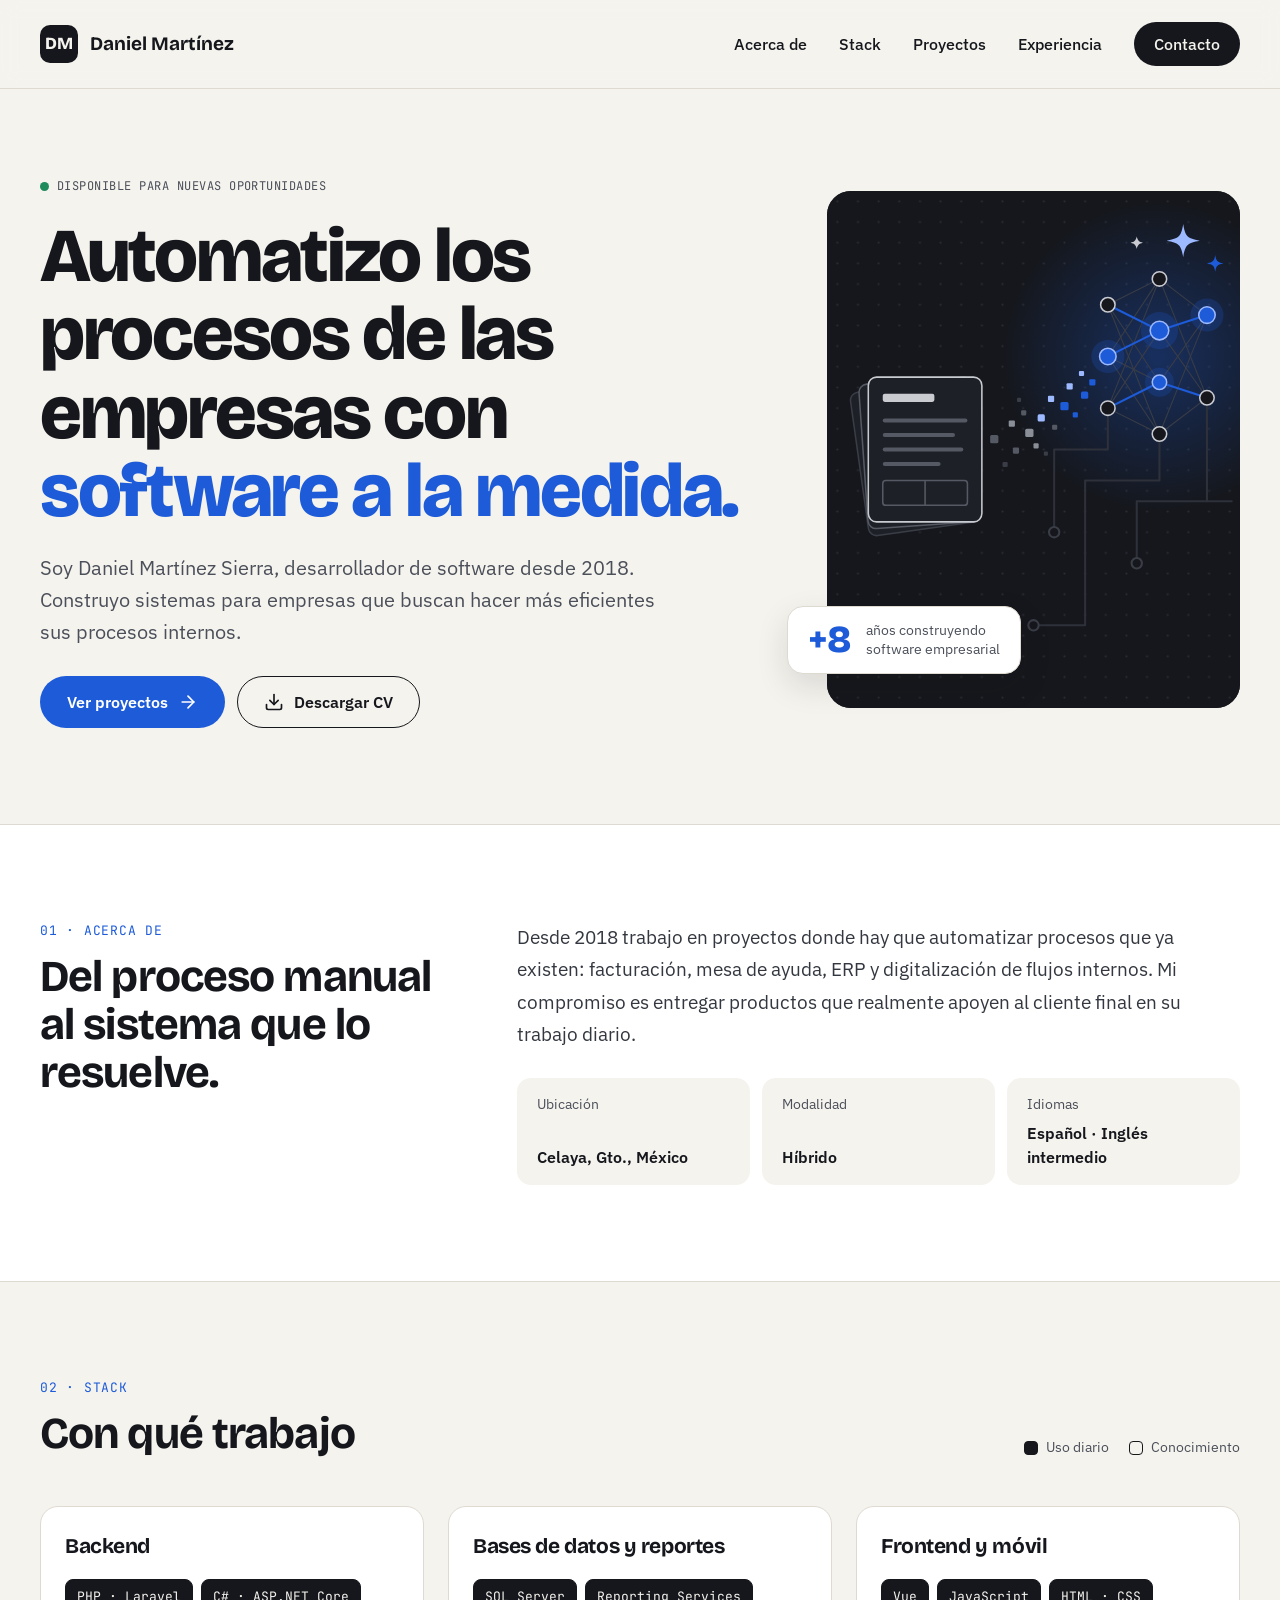
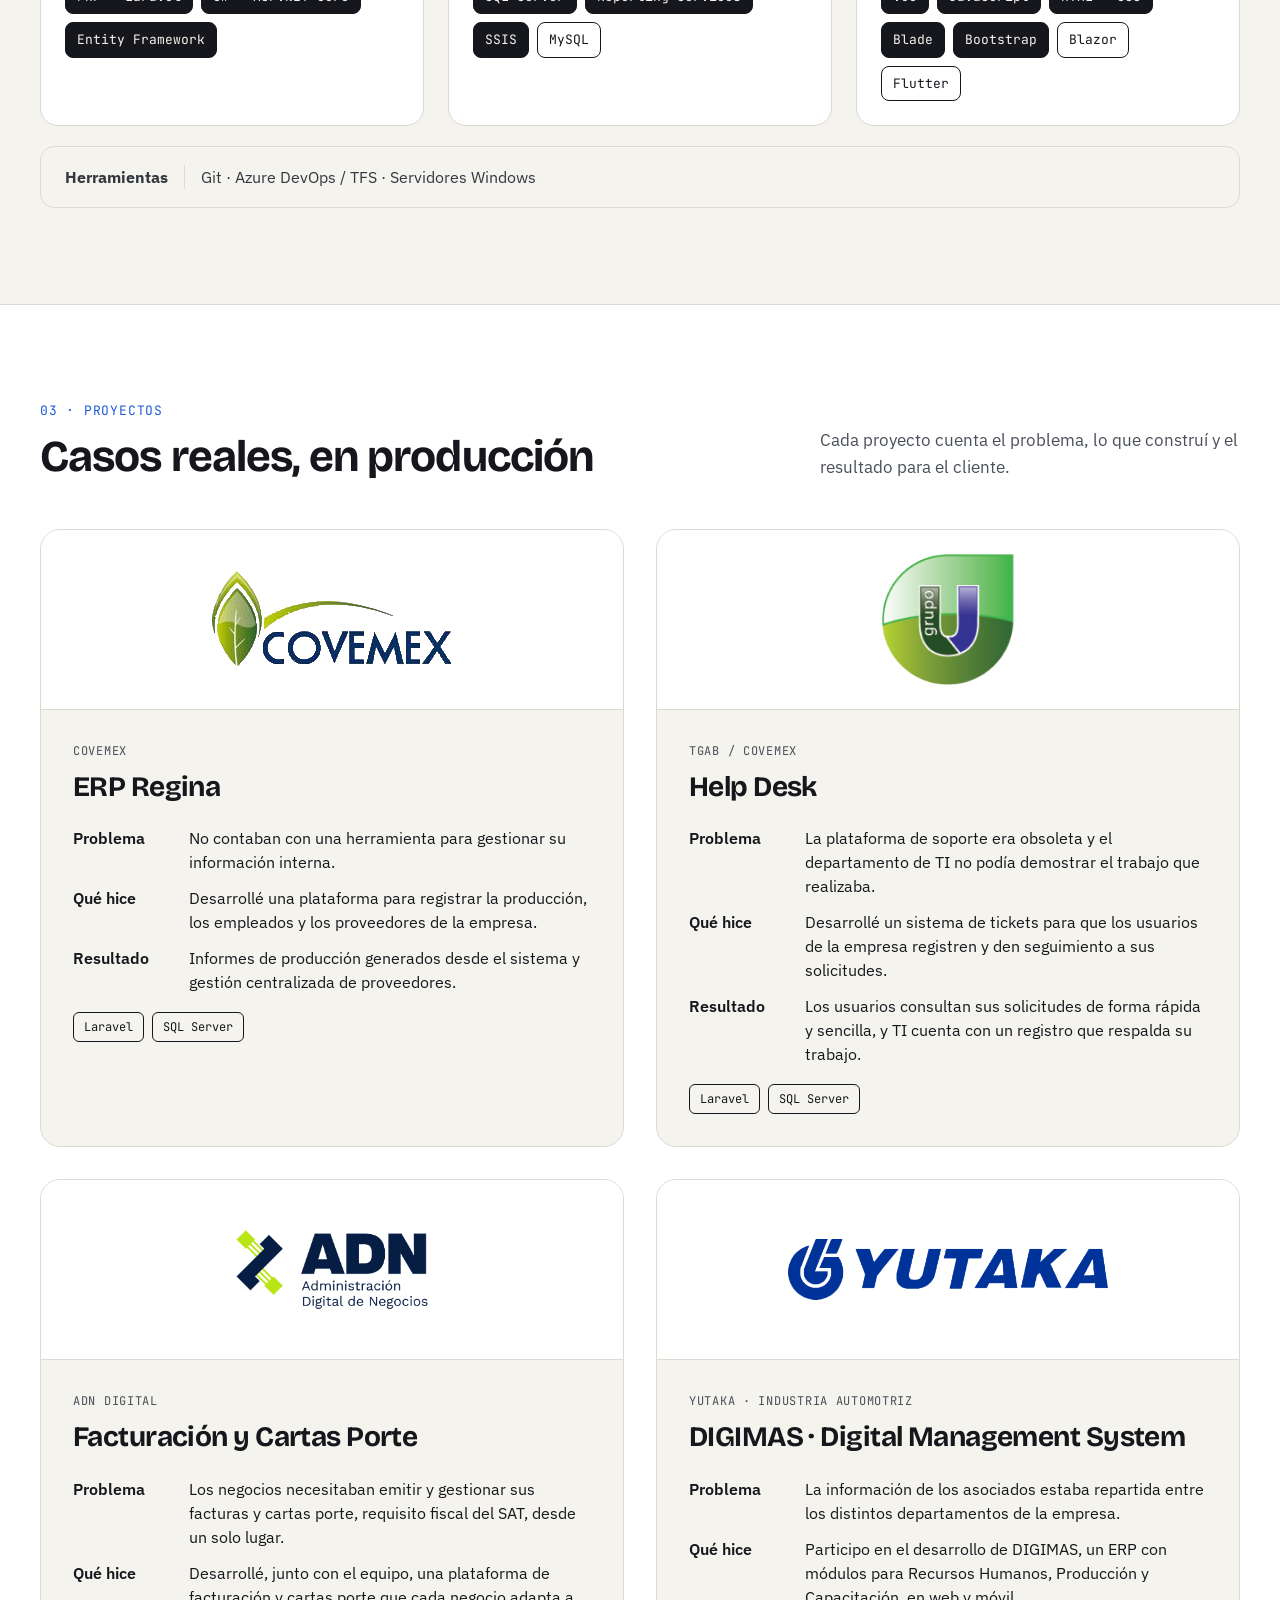
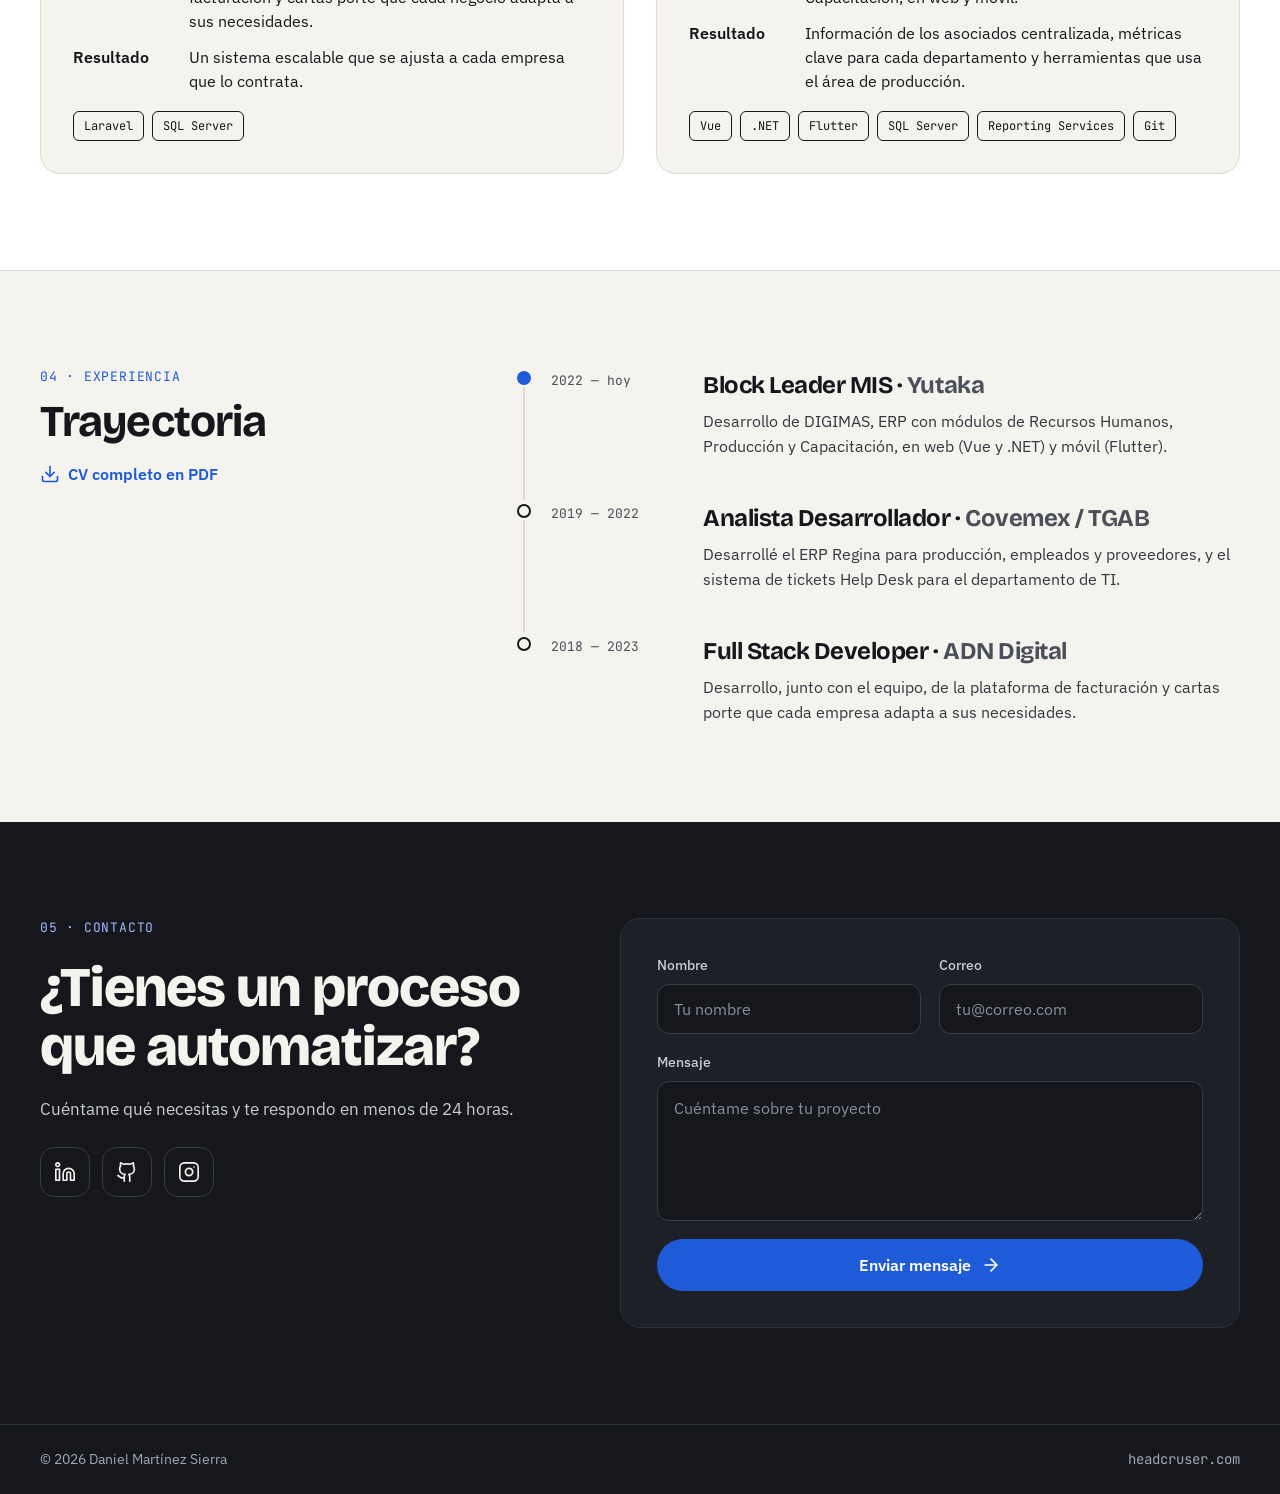
<file: index.html>
<!DOCTYPE html>
<html lang="es">
<head>
	<meta charset="UTF-8">
	<meta name="viewport" content="width=device-width, initial-scale=1.0">
	<title>Daniel Martínez Sierra | Desarrollador de software</title>
	<meta name="description" content="Portafolio de Daniel Martínez Sierra, desarrollador de software desde 2018. Sistemas a la medida para empresas que buscan hacer más eficientes sus procesos internos.">
	<meta name="theme-color" content="#15171C">

	<meta name="twitter:card" content="summary">
	<meta property="og:type" content="website">
	<meta property="og:url" content="https://headcruser.com/">
	<meta property="og:title" name="twitter:title" content="Daniel Martínez Sierra | Desarrollador de software">
	<meta property="og:description" name="twitter:description" content="Sistemas a la medida que automatizan los procesos de las empresas.">
	<meta property="og:image" content="https://headcruser.com/img/foto.jpg">

	<link rel="apple-touch-icon" sizes="180x180" href="/img/favicon/apple-touch-icon.png">
	<link rel="icon" type="image/png" sizes="32x32" href="/img/favicon/favicon-32x32.png">
	<link rel="icon" type="image/png" sizes="16x16" href="/img/favicon/favicon-16x16.png">
	<link rel="manifest" href="/img/favicon/site.webmanifest">

	<link rel="preconnect" href="https://fonts.googleapis.com">
	<link rel="preconnect" href="https://fonts.gstatic.com" crossorigin>
	<link href="https://fonts.googleapis.com/css2?family=Bricolage+Grotesque:opsz,wght@12..96,700;12..96,800&family=IBM+Plex+Sans:wght@400;500;600&family=JetBrains+Mono:wght@500&display=swap" rel="stylesheet">
	<link href="./css/vendor/normalize/normalize.css" rel="stylesheet">
	<link href="./css/app.css" rel="stylesheet">
</head>

<body>
	<!-- Encabezado -->
	<header class="header">
		<div class="container header__bar">
			<a href="#inicio" class="brand">
				<span class="brand__mark">DM</span>
				<span class="brand__name">Daniel Martínez</span>
			</a>

			<button class="menu-btn" type="button" aria-label="Abrir menú" aria-expanded="false" aria-controls="menu">
				<svg viewBox="0 0 24 24" aria-hidden="true"><line x1="4" x2="20" y1="7" y2="7"/><line x1="4" x2="20" y1="12" y2="12"/><line x1="4" x2="20" y1="17" y2="17"/></svg>
			</button>

			<nav class="menu" id="menu" aria-label="Principal">
				<a href="#acerca-de">Acerca de</a>
				<a href="#stack">Stack</a>
				<a href="#trabajos">Proyectos</a>
				<a href="#experiencia">Experiencia</a>
				<a href="#contacto" class="menu__cta">Contacto</a>
			</nav>
		</div>
	</header>

	<main>
		<!-- Inicio -->
		<section class="hero" id="inicio">
			<div class="container hero__grid">
				<div class="hero__text">
					<p class="status"><span class="status__dot"></span>Disponible para nuevas oportunidades</p>
					<h1 class="hero__title">Automatizo los procesos de las empresas con <span class="accent">software a la medida.</span></h1>
					<p class="hero__lead">
						Soy Daniel Martínez Sierra, desarrollador de software desde 2018.
						Construyo sistemas para empresas que buscan hacer más eficientes sus procesos internos.
					</p>
					<div class="hero__actions">
						<a href="#trabajos" class="btn btn--primary">
							Ver proyectos
							<svg viewBox="0 0 24 24" aria-hidden="true"><path d="M5 12h14"/><path d="m12 5 7 7-7 7"/></svg>
						</a>
						<a href="./assets/cv_dms.pdf" target="_blank" rel="noopener" class="btn btn--outline">
							<svg viewBox="0 0 24 24" aria-hidden="true"><path d="M21 15v4a2 2 0 0 1-2 2H5a2 2 0 0 1-2-2v-4"/><polyline points="7 10 12 15 17 10"/><line x1="12" x2="12" y1="15" y2="3"/></svg>
							Descargar CV
						</a>
					</div>
				</div>

				<figure class="hero__photo">
					<img src="img/hero-ia.svg" width="400" height="500" alt="Ilustración: documentos que se convierten en datos y alimentan una red neuronal">
					<figcaption class="hero__badge">
						<span class="hero__badge-num">+8</span>
						<span>años construyendo<br>software empresarial</span>
					</figcaption>
				</figure>
			</div>
		</section>

		<!-- Acerca de -->
		<section class="section section--white" id="acerca-de">
			<div class="container split">
				<div class="split__head">
					<p class="eyebrow">01 · Acerca de</p>
					<h2 class="section__title">Del proceso manual al sistema que lo resuelve.</h2>
				</div>
				<div class="split__body">
					<p class="about__text">
						Desde 2018 trabajo en proyectos donde hay que automatizar procesos que ya existen:
						facturación, mesa de ayuda, ERP y digitalización de flujos internos.
						Mi compromiso es entregar productos que realmente apoyen al cliente final en su trabajo diario.
					</p>
					<dl class="facts">
						<div class="fact">
							<dt>Ubicación</dt>
							<dd>Celaya, Gto., México</dd>
						</div>
						<div class="fact">
							<dt>Modalidad</dt>
							<dd>Híbrido</dd>
						</div>
						<div class="fact">
							<dt>Idiomas</dt>
							<dd>Español · Inglés intermedio</dd>
						</div>
					</dl>
				</div>
			</div>
		</section>

		<!-- Stack -->
		<section class="section" id="stack">
			<div class="container">
				<div class="section__head">
					<div>
						<p class="eyebrow">02 · Stack</p>
						<h2 class="section__title">Con qué trabajo</h2>
					</div>
					<ul class="legend">
						<li><span class="legend__box legend__box--solid"></span>Uso diario</li>
						<li><span class="legend__box"></span>Conocimiento</li>
					</ul>
				</div>

				<div class="stack">
					<article class="stack__group">
						<h3>Backend</h3>
						<ul class="chips">
							<li class="chip chip--solid">PHP · Laravel</li>
							<li class="chip chip--solid">C# · ASP.NET Core</li>
							<li class="chip chip--solid">Entity Framework</li>
						</ul>
					</article>
					<article class="stack__group">
						<h3>Bases de datos y reportes</h3>
						<ul class="chips">
							<li class="chip chip--solid">SQL Server</li>
							<li class="chip chip--solid">Reporting Services</li>
							<li class="chip chip--solid">SSIS</li>
							<li class="chip">MySQL</li>
						</ul>
					</article>
					<article class="stack__group">
						<h3>Frontend y móvil</h3>
						<ul class="chips">
							<li class="chip chip--solid">Vue</li>
							<li class="chip chip--solid">JavaScript</li>
							<li class="chip chip--solid">HTML · CSS</li>
							<li class="chip chip--solid">Blade</li>
							<li class="chip chip--solid">Bootstrap</li>
							<li class="chip">Blazor</li>
							<li class="chip">Flutter</li>
						</ul>
					</article>
				</div>

				<p class="tools">
					<strong>Herramientas</strong>
					<span>Git · Azure DevOps / TFS · Servidores Windows</span>
				</p>
			</div>
		</section>

		<!-- Proyectos -->
		<section class="section section--white" id="trabajos">
			<div class="container">
				<div class="section__head">
					<div>
						<p class="eyebrow">03 · Proyectos</p>
						<h2 class="section__title">Casos reales, en producción</h2>
					</div>
					<p class="section__intro">Cada proyecto cuenta el problema, lo que construí y el resultado para el cliente.</p>
				</div>

				<div class="projects">
					<article class="project">
						<div class="project__logo">
							<img src="img/proyectos/covemex.png" width="240" height="97" alt="Logotipo de Covemex" loading="lazy">
						</div>
						<div class="project__body">
							<p class="project__client">Covemex</p>
							<h3 class="project__title">ERP Regina</h3>
							<dl class="project__case">
								<dt>Problema</dt><dd>No contaban con una herramienta para gestionar su información interna.</dd>
								<dt>Qué hice</dt><dd>Desarrollé una plataforma para registrar la producción, los empleados y los proveedores de la empresa.</dd>
								<dt>Resultado</dt><dd>Informes de producción generados desde el sistema y gestión centralizada de proveedores.</dd>
							</dl>
							<ul class="chips chips--small">
								<li class="chip">Laravel</li>
								<li class="chip">SQL Server</li>
							</ul>
						</div>
					</article>

					<article class="project">
						<div class="project__logo">
							<img src="img/proyectos/grupo_u.png" width="176" height="174" alt="Logotipo de TGAB / Covemex" loading="lazy">
						</div>
						<div class="project__body">
							<p class="project__client">TGAB / Covemex</p>
							<h3 class="project__title">Help Desk</h3>
							<dl class="project__case">
								<dt>Problema</dt><dd>La plataforma de soporte era obsoleta y el departamento de TI no podía demostrar el trabajo que realizaba.</dd>
								<dt>Qué hice</dt><dd>Desarrollé un sistema de tickets para que los usuarios de la empresa registren y den seguimiento a sus solicitudes.</dd>
								<dt>Resultado</dt><dd>Los usuarios consultan sus solicitudes de forma rápida y sencilla, y TI cuenta con un registro que respalda su trabajo.</dd>
							</dl>
							<ul class="chips chips--small">
								<li class="chip">Laravel</li>
								<li class="chip">SQL Server</li>
							</ul>
						</div>
					</article>

					<article class="project">
						<div class="project__logo">
							<img src="img/proyectos/adn.png" width="5333" height="3333" alt="Logotipo de ADN Digital" loading="lazy">
						</div>
						<div class="project__body">
							<p class="project__client">ADN Digital</p>
							<h3 class="project__title">Facturación y Cartas Porte</h3>
							<dl class="project__case">
								<dt>Problema</dt><dd>Los negocios necesitaban emitir y gestionar sus facturas y cartas porte, requisito fiscal del SAT, desde un solo lugar.</dd>
								<dt>Qué hice</dt><dd>Desarrollé, junto con el equipo, una plataforma de facturación y cartas porte que cada negocio adapta a sus necesidades.</dd>
								<dt>Resultado</dt><dd>Un sistema escalable que se ajusta a cada empresa que lo contrata.</dd>
							</dl>
							<ul class="chips chips--small">
								<li class="chip">Laravel</li>
								<li class="chip">SQL Server</li>
							</ul>
						</div>
					</article>

					<article class="project">
						<div class="project__logo">
							<img src="img/proyectos/yutaka.png" width="1180" height="225" alt="Logotipo de Yutaka de México" loading="lazy">
						</div>
						<div class="project__body">
							<p class="project__client">Yutaka · Industria automotriz</p>
							<h3 class="project__title">DIGIMAS · Digital Management System</h3>
							<dl class="project__case">
								<dt>Problema</dt><dd>La información de los asociados estaba repartida entre los distintos departamentos de la empresa.</dd>
								<dt>Qué hice</dt><dd>Participo en el desarrollo de DIGIMAS, un ERP con módulos para Recursos Humanos, Producción y Capacitación, en web y móvil.</dd>
								<dt>Resultado</dt><dd>Información de los asociados centralizada, métricas clave para cada departamento y herramientas que usa el área de producción.</dd>
							</dl>
							<ul class="chips chips--small">
								<li class="chip">Vue</li>
								<li class="chip">.NET</li>
								<li class="chip">Flutter</li>
								<li class="chip">SQL Server</li>
								<li class="chip">Reporting Services</li>
								<li class="chip">Git</li>
							</ul>
						</div>
					</article>
				</div>
			</div>
		</section>

		<!-- Experiencia -->
		<section class="section" id="experiencia">
			<div class="container split">
				<div class="split__head">
					<p class="eyebrow">04 · Experiencia</p>
					<h2 class="section__title">Trayectoria</h2>
					<a href="./assets/cv_dms.pdf" target="_blank" rel="noopener" class="link">
						<svg viewBox="0 0 24 24" aria-hidden="true"><path d="M21 15v4a2 2 0 0 1-2 2H5a2 2 0 0 1-2-2v-4"/><polyline points="7 10 12 15 17 10"/><line x1="12" x2="12" y1="15" y2="3"/></svg>
						CV completo en PDF
					</a>
				</div>
				<ol class="timeline split__body">
					<li class="timeline__item timeline__item--current">
						<span class="timeline__date">2022 — hoy</span>
						<div>
							<h3 class="timeline__role">Block Leader MIS · <span>Yutaka</span></h3>
							<p>Desarrollo de DIGIMAS, ERP con módulos de Recursos Humanos, Producción y Capacitación, en web (Vue y .NET) y móvil (Flutter).</p>
						</div>
					</li>
					<li class="timeline__item">
						<span class="timeline__date">2019 — 2022</span>
						<div>
							<h3 class="timeline__role">Analista Desarrollador · <span>Covemex / TGAB</span></h3>
							<p>Desarrollé el ERP Regina para producción, empleados y proveedores, y el sistema de tickets Help Desk para el departamento de TI.</p>
						</div>
					</li>
					<li class="timeline__item">
						<span class="timeline__date">2018 — 2023</span>
						<div>
							<h3 class="timeline__role">Full Stack Developer · <span>ADN Digital</span></h3>
							<p>Desarrollo, junto con el equipo, de la plataforma de facturación y cartas porte que cada empresa adapta a sus necesidades.</p>
						</div>
					</li>
				</ol>
			</div>
		</section>
	</main>

	<button class="scroll-top-btn hidden" type="button" aria-label="Volver arriba">
		<svg viewBox="0 0 24 24" aria-hidden="true"><path d="M12 19V5"/><path d="m5 12 7-7 7 7"/></svg>
	</button>

	<!-- Contacto y pie -->
	<footer class="footer">
		<section class="contact" id="contacto">
			<div class="container contact__grid">
				<div class="contact__text">
					<p class="eyebrow eyebrow--light">05 · Contacto</p>
					<h2 class="contact__title">¿Tienes un proceso que automatizar?</h2>
					<p class="contact__lead">Cuéntame qué necesitas y te respondo en menos de 24 horas.</p>
					<div class="social">
						<a href="https://www.linkedin.com/in/daniel-martinez-sierra-headcruser/" target="_blank" rel="noopener" aria-label="LinkedIn">
							<svg viewBox="0 0 24 24" aria-hidden="true"><path d="M16 8a6 6 0 0 1 6 6v7h-4v-7a2 2 0 0 0-2-2 2 2 0 0 0-2 2v7h-4v-7a6 6 0 0 1 6-6z"/><rect width="4" height="12" x="2" y="9"/><circle cx="4" cy="4" r="2"/></svg>
						</a>
						<a href="https://github.com/headcruser/" target="_blank" rel="noopener" aria-label="GitHub">
							<svg viewBox="0 0 24 24" aria-hidden="true"><path d="M15 22v-4a4.8 4.8 0 0 0-1-3.5c3 0 6-2 6-5.5.08-1.25-.27-2.48-1-3.5.28-1.15.28-2.35 0-3.5 0 0-1 0-3 1.5-2.64-.5-5.36-.5-8 0C6 2 5 2 5 2c-.3 1.15-.3 2.35 0 3.5A5.403 5.403 0 0 0 4 9c0 3.5 3 5.5 6 5.5-.39.49-.68 1.05-.85 1.65-.17.6-.22 1.23-.15 1.85v4"/><path d="M9 18c-4.51 2-5-2-7-2"/></svg>
						</a>
						<a href="https://www.instagram.com/headcruser87/" target="_blank" rel="noopener" aria-label="Instagram">
							<svg viewBox="0 0 24 24" aria-hidden="true"><rect width="20" height="20" x="2" y="2" rx="5" ry="5"/><path d="M16 11.37A4 4 0 1 1 12.63 8 4 4 0 0 1 16 11.37z"/><line x1="17.5" x2="17.51" y1="6.5" y2="6.5"/></svg>
						</a>
					</div>
				</div>

				<form class="form--contact">
					<div class="form__row">
						<label class="field">
							<span>Nombre</span>
							<input type="text"
								placeholder="Tu nombre"
								title="Solo se aceptan letras y espacios"
								name="nombre"
								required
								autocomplete="name"
								pattern="^[A-Za-zÑñÁáÉéÍíÓóÚúÜü\s]+$">
						</label>
						<label class="field">
							<span>Correo</span>
							<input type="email"
								placeholder="tu@correo.com"
								title="Correo"
								name="correo"
								required
								autocomplete="email">
						</label>
					</div>
					<label class="field">
						<span>Mensaje</span>
						<textarea
							name="mensaje"
							title="Mensaje"
							placeholder="Cuéntame sobre tu proyecto"
							required></textarea>
					</label>

					<button class="btn btn--primary btn--block" type="submit">
						Enviar mensaje
						<svg viewBox="0 0 24 24" aria-hidden="true"><path d="M5 12h14"/><path d="m12 5 7 7-7 7"/></svg>
					</button>

					<div class="contact-form-loader none">
						<img src="img/loader.svg" alt="Enviando">
					</div>
				</form>
			</div>
		</section>

		<div class="container footer__bar">
			<span>© <span class="year">2026</span> Daniel Martínez Sierra</span>
			<span class="footer__domain">headcruser.com</span>
		</div>
	</footer>

	<article id="gracias" class="modal">
		<div class="modal-content">
			<article class="contact-form-response">
				<svg viewBox="0 0 24 24" aria-hidden="true"><path d="M20 6 9 17l-5-5"/></svg>
				<h3>¡Muchas gracias!</h3>
				<p>Recibí tu mensaje, te responderé pronto.</p>
			</article>
		</div>
	</article>

	<script src="./js/app.js"></script>
</body>

</html>
</file>
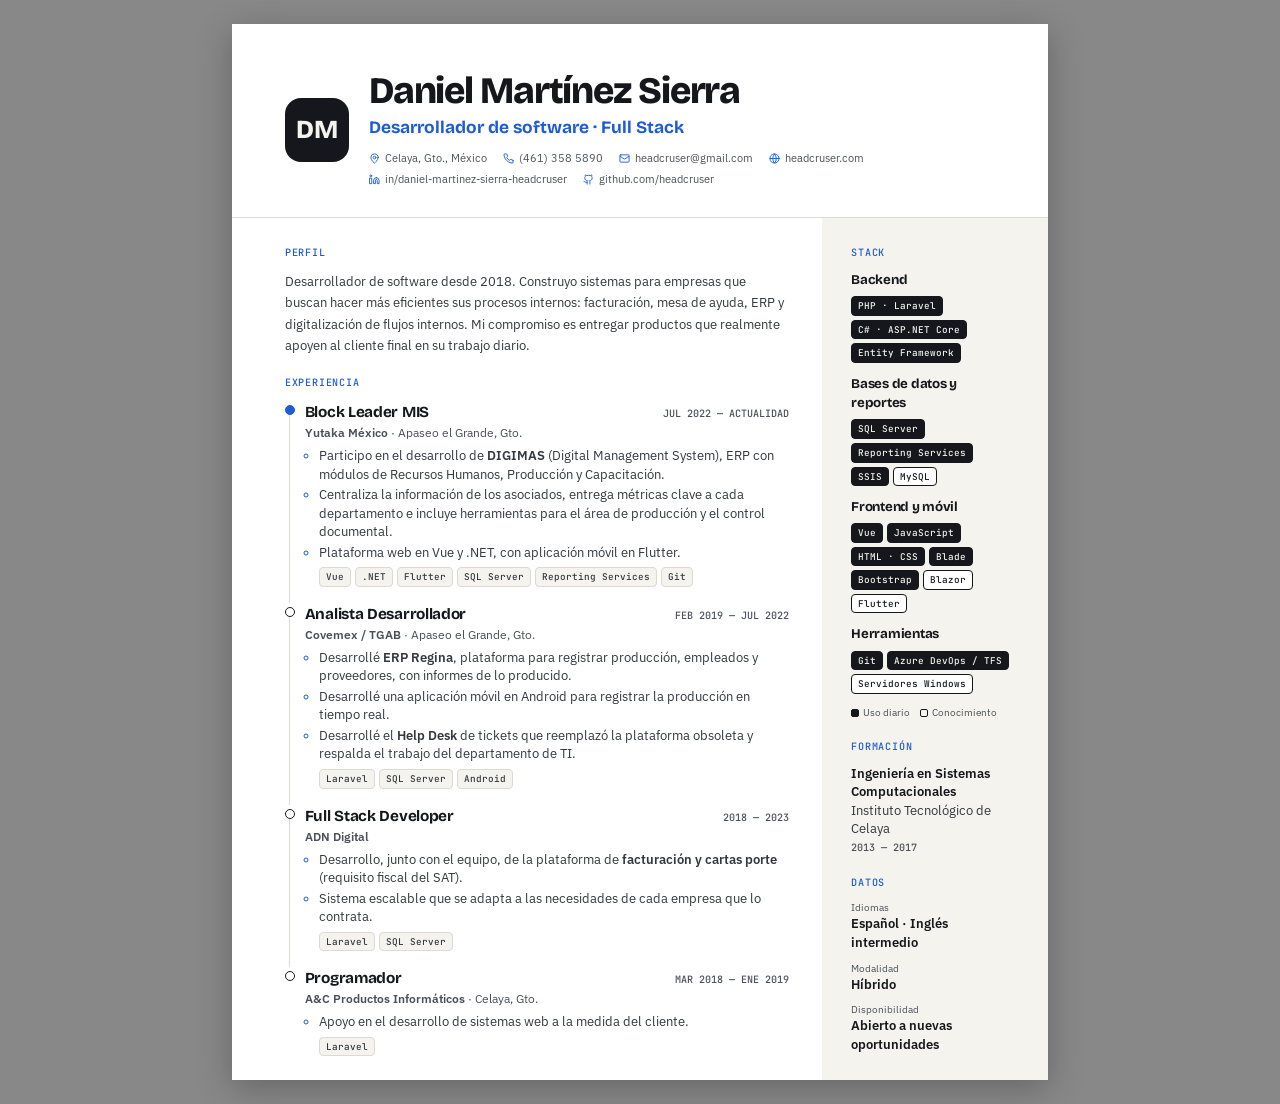
<file: assets/cv/cv_dms.html>
<!DOCTYPE html>
<html lang="es">
<head>
	<meta charset="UTF-8">
	<title>CV · Daniel Martínez Sierra</title>
	<!-- Fuentes locales para poder imprimir sin conexión (ver fonts/fonts.css) -->
	<link href="fonts/fonts.css" rel="stylesheet">
	<style>
		/* Mismos tokens que css/app.css */
		:root{
			--main-color: #1D5BD8;
			--second-color: #15171C;
			--white-color: #fff;
			--bg-color: #F5F3EE;
			--line-color: #DEDAD1;
			--text-color: #33373F;
			--muted-color: #4A4F59;

			--font-display: "Bricolage Grotesque", "IBM Plex Sans", sans-serif;
			--font-body: "IBM Plex Sans", system-ui, sans-serif;
			--font-mono: "JetBrains Mono", ui-monospace, monospace;
		}

		@page{
			size: letter;
			margin: 0;
		}

		*{
			box-sizing: border-box;
		}

		html,
		body{
			margin: 0;
			-webkit-print-color-adjust: exact;
			print-color-adjust: exact;
		}

		body{
			background: #888;
			color: var(--second-color);
			font-family: var(--font-body);
			font-size: 9.6pt;
			line-height: 1.45;
		}

		a{
			color: inherit;
			text-decoration: none;
		}

		h1, h2, h3{
			margin: 0;
			font-family: var(--font-display);
			letter-spacing: -0.02em;
		}

		p, ul{
			margin: 0;
		}

		.page{
			width: 8.5in;
			height: 11in;
			margin: 0 auto;
			overflow: hidden;
			background: var(--white-color);
			display: grid;
			grid-template-rows: auto 1fr;
		}

		@media screen{
			.page{
				margin: 24px auto;
				box-shadow: 0 8px 32px rgba(0, 0, 0, 0.25);
			}
		}

		/************************** Encabezado ******************************/
		.header{
			padding: 0.5in 0.55in 0.3in;
			border-bottom: 1px solid var(--line-color);
			display: flex;
			align-items: center;
			gap: 20px;
		}

		.mark{
			width: 64px;
			height: 64px;
			flex-shrink: 0;
			border-radius: 16px;
			background: var(--second-color);
			color: var(--bg-color);
			display: flex;
			align-items: center;
			justify-content: center;
			font-family: var(--font-display);
			font-weight: 800;
			font-size: 26px;
		}

		.header__name{
			font-weight: 800;
			font-size: 28pt;
			line-height: 1;
			letter-spacing: -0.03em;
		}

		.header__role{
			margin-top: 6px;
			font-family: var(--font-display);
			font-weight: 700;
			font-size: 13pt;
			color: var(--main-color);
		}

		.contact{
			display: flex;
			flex-wrap: wrap;
			gap: 4px 16px;
			margin-top: 10px;
			padding: 0;
			list-style: none;
			font-size: 8.6pt;
			color: var(--muted-color);
		}

		.contact li{
			display: flex;
			align-items: center;
			gap: 5px;
		}

		.contact svg{
			width: 11px;
			height: 11px;
			fill: none;
			stroke: var(--main-color);
			stroke-width: 2;
			stroke-linecap: round;
			stroke-linejoin: round;
		}

		/************************** Cuerpo ******************************/
		.body{
			display: grid;
			grid-template-columns: 1fr 2.35in;
		}

		.main{
			padding: 0.3in 0.35in 0.4in 0.55in;
			display: flex;
			flex-direction: column;
			gap: 20px;
		}

		.side{
			padding: 0.3in 0.4in 0.4in 0.3in;
			background: var(--bg-color);
			display: flex;
			flex-direction: column;
			gap: 20px;
		}

		.eyebrow{
			margin-bottom: 10px;
			font-family: var(--font-mono);
			font-size: 7.6pt;
			letter-spacing: 0.08em;
			text-transform: uppercase;
			color: var(--main-color);
		}

		.profile{
			font-size: 10pt;
			line-height: 1.6;
			color: var(--text-color);
		}

		/************************** Experiencia ******************************/
		.timeline{
			margin: 0;
			padding: 0;
			list-style: none;
		}

		.job{
			position: relative;
			padding: 0 0 14px 20px;
		}

		.job:last-child{
			padding-bottom: 0;
		}

		/* Línea vertical */
		.job::before{
			content: "";
			position: absolute;
			left: 4px;
			top: 14px;
			bottom: 0;
			width: 1.5px;
			background: var(--line-color);
		}

		.job:last-child::before{
			display: none;
		}

		/* Punto */
		.job::after{
			content: "";
			position: absolute;
			left: 0;
			top: 4px;
			width: 10px;
			height: 10px;
			border-radius: 50%;
			border: 1.5px solid var(--second-color);
			background: var(--white-color);
			box-sizing: border-box;
		}

		.job--current::after{
			border-color: var(--main-color);
			background: var(--main-color);
		}

		.job__head{
			display: flex;
			justify-content: space-between;
			align-items: baseline;
			gap: 12px;
		}

		.job__role{
			font-size: 11.5pt;
			font-weight: 700;
		}

		.job__date{
			flex-shrink: 0;
			font-family: var(--font-mono);
			font-size: 7.6pt;
			color: var(--muted-color);
		}

		.job__company{
			margin-top: 1px;
			font-weight: 600;
			font-size: 9.2pt;
			color: var(--muted-color);
		}

		.job__company span{
			font-weight: 400;
		}

		.job ul{
			margin-top: 5px;
			padding-left: 14px;
			color: var(--text-color);
		}

		.job li{
			margin-bottom: 2px;
		}

		.job li::marker{
			color: var(--main-color);
		}

		.chips{
			display: flex;
			flex-wrap: wrap;
			gap: 4px;
			margin-top: 6px;
			padding: 0;
			list-style: none;
			font-family: var(--font-mono);
			font-size: 7pt;
		}

		.chip{
			padding: 2px 6px;
			border-radius: 4px;
			border: 1px solid var(--line-color);
			background: var(--bg-color);
		}

		.chip--solid{
			border-color: var(--second-color);
			background: var(--second-color);
			color: var(--bg-color);
		}

		/************************** Barra lateral ******************************/
		.side h3{
			margin-bottom: 6px;
			font-size: 10pt;
			font-weight: 700;
		}

		.side .chips{
			margin: 0 0 12px;
		}

		.side .chip{
			background: var(--white-color);
			border-color: var(--second-color);
		}

		.side .chip--solid{
			background: var(--second-color);
		}

		.legend{
			display: flex;
			gap: 10px;
			margin-top: 2px;
			font-size: 7.4pt;
			color: var(--muted-color);
		}

		.legend span{
			display: flex;
			align-items: center;
			gap: 4px;
		}

		.legend i{
			width: 8px;
			height: 8px;
			border-radius: 2px;
			border: 1px solid var(--second-color);
		}

		.legend i.solid{
			background: var(--second-color);
		}

		.facts{
			margin: 0;
			display: grid;
			gap: 8px;
		}

		.facts dt{
			font-size: 7.8pt;
			color: var(--muted-color);
		}

		.facts dd{
			margin: 0;
			font-weight: 600;
		}

		.edu__title{
			font-weight: 600;
		}

		.edu__place{
			color: var(--text-color);
		}

		.edu__date{
			margin-top: 2px;
			font-family: var(--font-mono);
			font-size: 7.6pt;
			color: var(--muted-color);
		}
	</style>
</head>

<body>
	<div class="page">
		<!-- Encabezado -->
		<header class="header">
			<div class="mark">DM</div>
			<div>
				<h1 class="header__name">Daniel Martínez Sierra</h1>
				<p class="header__role">Desarrollador de software · Full Stack</p>
				<ul class="contact">
					<li>
						<svg viewBox="0 0 24 24"><path d="M20 10c0 6-8 12-8 12s-8-6-8-12a8 8 0 0 1 16 0Z"/><circle cx="12" cy="10" r="3"/></svg>
						Celaya, Gto., México
					</li>
					<li>
						<svg viewBox="0 0 24 24"><path d="M22 16.92v3a2 2 0 0 1-2.18 2 19.79 19.79 0 0 1-8.63-3.07 19.5 19.5 0 0 1-6-6 19.79 19.79 0 0 1-3.07-8.67A2 2 0 0 1 4.11 2h3a2 2 0 0 1 2 1.72c.13.96.36 1.9.7 2.81a2 2 0 0 1-.45 2.11L8.09 9.91a16 16 0 0 0 6 6l1.27-1.27a2 2 0 0 1 2.11-.45c.91.34 1.85.57 2.81.7A2 2 0 0 1 22 16.92z"/></svg>
						<a href="tel:+524613585890">(461) 358 5890</a>
					</li>
					<li>
						<svg viewBox="0 0 24 24"><rect width="20" height="16" x="2" y="4" rx="2"/><path d="m22 7-8.97 5.7a1.94 1.94 0 0 1-2.06 0L2 7"/></svg>
						<a href="mailto:headcruser@gmail.com">headcruser@gmail.com</a>
					</li>
					<li>
						<svg viewBox="0 0 24 24"><circle cx="12" cy="12" r="10"/><path d="M12 2a14.5 14.5 0 0 0 0 20 14.5 14.5 0 0 0 0-20"/><path d="M2 12h20"/></svg>
						<a href="https://headcruser.com/">headcruser.com</a>
					</li>
					<li>
						<svg viewBox="0 0 24 24"><path d="M16 8a6 6 0 0 1 6 6v7h-4v-7a2 2 0 0 0-2-2 2 2 0 0 0-2 2v7h-4v-7a6 6 0 0 1 6-6z"/><rect width="4" height="12" x="2" y="9"/><circle cx="4" cy="4" r="2"/></svg>
						<a href="https://www.linkedin.com/in/daniel-martinez-sierra-headcruser/">in/daniel-martinez-sierra-headcruser</a>
					</li>
					<li>
						<svg viewBox="0 0 24 24"><path d="M15 22v-4a4.8 4.8 0 0 0-1-3.5c3 0 6-2 6-5.5.08-1.25-.27-2.48-1-3.5.28-1.15.28-2.35 0-3.5 0 0-1 0-3 1.5-2.64-.5-5.36-.5-8 0C6 2 5 2 5 2c-.3 1.15-.3 2.35 0 3.5A5.403 5.403 0 0 0 4 9c0 3.5 3 5.5 6 5.5-.39.49-.68 1.05-.85 1.65-.17.6-.22 1.23-.15 1.85v4"/><path d="M9 18c-4.51 2-5-2-7-2"/></svg>
						<a href="https://github.com/headcruser/">github.com/headcruser</a>
					</li>
				</ul>
			</div>
		</header>

		<div class="body">
			<main class="main">
				<!-- Perfil -->
				<section>
					<p class="eyebrow">Perfil</p>
					<p class="profile">
						Desarrollador de software desde 2018. Construyo sistemas para empresas que buscan hacer
						más eficientes sus procesos internos: facturación, mesa de ayuda, ERP y digitalización
						de flujos internos. Mi compromiso es entregar productos que realmente apoyen al cliente
						final en su trabajo diario.
					</p>
				</section>

				<!-- Experiencia -->
				<section>
					<p class="eyebrow">Experiencia</p>
					<ol class="timeline">
						<li class="job job--current">
							<div class="job__head">
								<h2 class="job__role">Block Leader MIS</h2>
								<span class="job__date">JUL 2022 — ACTUALIDAD</span>
							</div>
							<p class="job__company">Yutaka México <span>· Apaseo el Grande, Gto.</span></p>
							<ul>
								<li>Participo en el desarrollo de <strong>DIGIMAS</strong> (Digital Management System), ERP con módulos de Recursos Humanos, Producción y Capacitación.</li>
								<li>Centraliza la información de los asociados, entrega métricas clave a cada departamento e incluye herramientas para el área de producción y el control documental.</li>
								<li>Plataforma web en Vue y .NET, con aplicación móvil en Flutter.</li>
							</ul>
							<ul class="chips">
								<li class="chip">Vue</li>
								<li class="chip">.NET</li>
								<li class="chip">Flutter</li>
								<li class="chip">SQL Server</li>
								<li class="chip">Reporting Services</li>
								<li class="chip">Git</li>
							</ul>
						</li>

						<li class="job">
							<div class="job__head">
								<h2 class="job__role">Analista Desarrollador</h2>
								<span class="job__date">FEB 2019 — JUL 2022</span>
							</div>
							<p class="job__company">Covemex / TGAB <span>· Apaseo el Grande, Gto.</span></p>
							<ul>
								<li>Desarrollé <strong>ERP Regina</strong>, plataforma para registrar producción, empleados y proveedores, con informes de lo producido.</li>
								<li>Desarrollé una aplicación móvil en Android para registrar la producción en tiempo real.</li>
								<li>Desarrollé el <strong>Help Desk</strong> de tickets que reemplazó la plataforma obsoleta y respalda el trabajo del departamento de TI.</li>
							</ul>
							<ul class="chips">
								<li class="chip">Laravel</li>
								<li class="chip">SQL Server</li>
								<li class="chip">Android</li>
							</ul>
						</li>

						<li class="job">
							<div class="job__head">
								<h2 class="job__role">Full Stack Developer</h2>
								<span class="job__date">2018 — 2023</span>
							</div>
							<p class="job__company">ADN Digital</p>
							<ul>
								<li>Desarrollo, junto con el equipo, de la plataforma de <strong>facturación y cartas porte</strong> (requisito fiscal del SAT).</li>
								<li>Sistema escalable que se adapta a las necesidades de cada empresa que lo contrata.</li>
							</ul>
							<ul class="chips">
								<li class="chip">Laravel</li>
								<li class="chip">SQL Server</li>
							</ul>
						</li>

						<li class="job">
							<div class="job__head">
								<h2 class="job__role">Programador</h2>
								<span class="job__date">MAR 2018 — ENE 2019</span>
							</div>
							<p class="job__company">A&amp;C Productos Informáticos <span>· Celaya, Gto.</span></p>
							<ul>
								<li>Apoyo en el desarrollo de sistemas web a la medida del cliente.</li>
							</ul>
							<ul class="chips">
								<li class="chip">Laravel</li>
							</ul>
						</li>
					</ol>
				</section>
			</main>

			<aside class="side">
				<!-- Stack -->
				<section>
					<p class="eyebrow">Stack</p>

					<h3>Backend</h3>
					<ul class="chips">
						<li class="chip chip--solid">PHP · Laravel</li>
						<li class="chip chip--solid">C# · ASP.NET Core</li>
						<li class="chip chip--solid">Entity Framework</li>
					</ul>

					<h3>Bases de datos y reportes</h3>
					<ul class="chips">
						<li class="chip chip--solid">SQL Server</li>
						<li class="chip chip--solid">Reporting Services</li>
						<li class="chip chip--solid">SSIS</li>
						<li class="chip">MySQL</li>
					</ul>

					<h3>Frontend y móvil</h3>
					<ul class="chips">
						<li class="chip chip--solid">Vue</li>
						<li class="chip chip--solid">JavaScript</li>
						<li class="chip chip--solid">HTML · CSS</li>
						<li class="chip chip--solid">Blade</li>
						<li class="chip chip--solid">Bootstrap</li>
						<li class="chip">Blazor</li>
						<li class="chip">Flutter</li>
					</ul>

					<h3>Herramientas</h3>
					<ul class="chips">
						<li class="chip chip--solid">Git</li>
						<li class="chip chip--solid">Azure DevOps / TFS</li>
						<li class="chip">Servidores Windows</li>
					</ul>

					<div class="legend">
						<span><i class="solid"></i>Uso diario</span>
						<span><i></i>Conocimiento</span>
					</div>
				</section>

				<!-- Formación -->
				<section>
					<p class="eyebrow">Formación</p>
					<p class="edu__title">Ingeniería en Sistemas Computacionales</p>
					<p class="edu__place">Instituto Tecnológico de Celaya</p>
					<p class="edu__date">2013 — 2017</p>
				</section>

				<!-- Datos -->
				<section>
					<p class="eyebrow">Datos</p>
					<dl class="facts">
						<div>
							<dt>Idiomas</dt>
							<dd>Español · Inglés intermedio</dd>
						</div>
						<div>
							<dt>Modalidad</dt>
							<dd>Híbrido</dd>
						</div>
						<div>
							<dt>Disponibilidad</dt>
							<dd>Abierto a nuevas oportunidades</dd>
						</div>
					</dl>
				</section>
			</aside>
		</div>
	</div>
</body>

</html>
</file>
<file: css/app.css>
:root{
	--main-color: #1D5BD8;
	--main-color-dark: #1747A8;
	--main-color-light: #9DB9FF;
	--second-color: #15171C;
	--white-color: #fff;
	--bg-color: #F5F3EE;
	--line-color: #DEDAD1;
	--text-color: #33373F;
	--muted-color: #4A4F59;
	--ph-bg-color: #E9E4D8;
	--ph-text-color: #555963;
	--success-color: #1F8A5B;
	--dark-surface-color: #1E2027;
	--dark-line-color: #2E313A;
	--dark-border-color: #3A3D46;
	--dark-text-color: #C9CBD1;
	--black-alpha-color: rgba(21, 23, 28, 0.6);

	--font-display: "Bricolage Grotesque", "IBM Plex Sans", sans-serif;
	--font-body: "IBM Plex Sans", system-ui, sans-serif;
	--font-mono: "JetBrains Mono", ui-monospace, monospace;

	--gutter: 20px;
	--section-space: 56px;
	--header-height: 68px;
}

@media screen and (min-width: 768px){
	:root{
		--gutter: 40px;
		--section-space: 80px;
		--header-height: 88px;
	}
}

@media screen and (min-width: 1200px){
	:root{
		--section-space: 96px;
	}
}

/************************** Base ******************************/
*,
*::before,
*::after{
	box-sizing: border-box;
}

html{
	scroll-behavior: smooth;
	scroll-padding-top: var(--header-height);
}

body{
	margin: 0;
	background: var(--bg-color);
	color: var(--second-color);
	font-family: var(--font-body);
	font-size: 16px;
	line-height: 1.5;
	-webkit-font-smoothing: antialiased;
}

img{
	max-width: 100%;
	height: auto;
}

a{
	color: inherit;
	text-decoration: none;
}

svg{
	width: 20px;
	height: 20px;
	fill: none;
	stroke: currentColor;
	stroke-width: 2;
	stroke-linecap: round;
	stroke-linejoin: round;
	flex-shrink: 0;
}

:focus-visible{
	outline: 3px solid var(--main-color);
	outline-offset: 3px;
}

h1, h2, h3{
	font-family: var(--font-display);
	letter-spacing: -0.02em;
	margin: 0;
}

p{
	margin: 0;
}

.container{
	width: 100%;
	max-width: calc(1200px + var(--gutter) * 2);
	margin: 0 auto;
	padding: 0 var(--gutter);
}

.accent{
	color: var(--main-color);
}

/* Texto pendiente de completar */
.ph{
	background: var(--ph-bg-color);
	color: var(--ph-text-color);
	border-radius: 4px;
	padding: 1px 6px;
}

.ph--dark{
	background: #2A2D35;
	color: var(--dark-text-color);
}

/************************** Botones y enlaces ******************************/
.btn{
	display: inline-flex;
	align-items: center;
	justify-content: center;
	gap: 10px;
	height: 52px;
	padding: 0 26px;
	border-radius: 999px;
	border: 1.5px solid transparent;
	font: inherit;
	font-size: 16px;
	font-weight: 600;
	cursor: pointer;
	transition: background-color .2s, color .2s, border-color .2s;
}

.btn--primary{
	background: var(--main-color);
	color: var(--white-color);
}

.btn--primary:hover{
	background: var(--main-color-dark);
}

.btn--outline{
	border-color: var(--second-color);
	color: var(--second-color);
}

.btn--outline:hover{
	background: var(--second-color);
	color: var(--bg-color);
}

.btn--block{
	width: 100%;
}

.link{
	display: inline-flex;
	align-items: center;
	gap: 8px;
	font-weight: 600;
	color: var(--main-color);
}

.link:hover{
	color: var(--main-color-dark);
}

/************************** Encabezado ******************************/
.header{
	position: sticky;
	top: 0;
	z-index: 900;
	background: rgba(245, 243, 238, 0.92);
	backdrop-filter: blur(8px);
	border-bottom: 1px solid var(--line-color);
}

.header__bar{
	height: var(--header-height);
	display: flex;
	align-items: center;
	justify-content: space-between;
}

.brand{
	display: flex;
	align-items: center;
	gap: 12px;
}

.brand__mark{
	width: 38px;
	height: 38px;
	border-radius: 10px;
	background: var(--second-color);
	color: var(--bg-color);
	display: flex;
	align-items: center;
	justify-content: center;
	font-family: var(--font-display);
	font-weight: 800;
	font-size: 17px;
}

.brand__name{
	font-family: var(--font-display);
	font-weight: 700;
	font-size: 19px;
}

.menu-btn{
	width: 44px;
	height: 44px;
	border-radius: 12px;
	border: 1px solid var(--line-color);
	background: var(--white-color);
	color: var(--second-color);
	display: flex;
	align-items: center;
	justify-content: center;
	cursor: pointer;
}

.menu-btn svg{
	width: 22px;
	height: 22px;
}

/* Menú móvil: se abre agregando .menu--open desde JS */
.menu{
	display: none;
	position: absolute;
	top: var(--header-height);
	left: 0;
	right: 0;
	flex-direction: column;
	padding: 12px var(--gutter) 24px;
	background: var(--bg-color);
	border-bottom: 1px solid var(--line-color);
	font-weight: 500;
}

.menu--open{
	display: flex;
}

.menu a{
	padding: 12px 0;
	font-size: 17px;
}

.menu a:hover{
	color: var(--main-color);
}

.menu .menu__cta{
	margin-top: 8px;
	height: 48px;
	padding: 0 20px;
	border-radius: 999px;
	background: var(--second-color);
	color: var(--bg-color);
	display: flex;
	align-items: center;
	justify-content: center;
}

.menu .menu__cta:hover{
	background: var(--main-color);
	color: var(--white-color);
}

@media screen and (min-width: 900px){
	.menu-btn{
		display: none;
	}

	.menu{
		display: flex;
		position: static;
		flex-direction: row;
		align-items: center;
		gap: 32px;
		padding: 0;
		background: none;
		border: 0;
	}

	.menu a{
		padding: 0;
		font-size: 16px;
	}

	.menu .menu__cta{
		margin-top: 0;
		height: 44px;
	}
}

/************************** Inicio ******************************/
.hero{
	padding: 40px 0 var(--section-space);
}

.hero__grid{
	display: grid;
	gap: 40px;
}

.hero__text{
	display: flex;
	flex-direction: column;
	gap: 22px;
}

.status{
	display: flex;
	align-items: center;
	flex-wrap: wrap;
	gap: 8px;
	font-family: var(--font-mono);
	font-size: 12px;
	letter-spacing: 0.04em;
	text-transform: uppercase;
	color: var(--muted-color);
}

.status__dot{
	width: 9px;
	height: 9px;
	border-radius: 50%;
	background: var(--success-color);
}

.hero__title{
	font-weight: 800;
	font-size: clamp(40px, 6vw, 76px);
	line-height: 1.03;
	letter-spacing: -0.03em;
}

.hero__lead{
	max-width: 620px;
	font-size: clamp(17px, 1.6vw, 20px);
	line-height: 1.6;
	color: var(--muted-color);
}

.hero__actions{
	display: flex;
	flex-direction: column;
	gap: 12px;
	padding-top: 6px;
}

.hero__photo{
	position: relative;
	margin: 0;
	aspect-ratio: 4 / 5;
	max-height: 520px;
	width: 100%;
}

.hero__photo img{
	width: 100%;
	height: 100%;
	object-fit: cover;
	object-position: center;
	border-radius: 24px;
	background: var(--second-color);
}

.hero__badge{
	position: absolute;
	left: 16px;
	bottom: 16px;
	display: flex;
	align-items: center;
	gap: 14px;
	padding: 14px 20px;
	border-radius: 16px;
	background: var(--white-color);
	border: 1px solid var(--line-color);
	box-shadow: 0 12px 32px rgba(21, 23, 28, 0.12);
	font-size: 14px;
	line-height: 1.35;
	color: var(--muted-color);
}

.hero__badge-num{
	font-family: var(--font-display);
	font-weight: 800;
	font-size: 38px;
	line-height: 1;
	color: var(--main-color);
}

@media screen and (min-width: 600px){
	.hero__actions{
		flex-direction: row;
	}
}

@media screen and (min-width: 900px){
	.hero{
		padding-top: 88px;
	}

	.hero__grid{
		grid-template-columns: 7fr 4fr;
		align-items: center;
		gap: 64px;
	}

	.hero__badge{
		left: -40px;
		bottom: 40px;
	}
}

/************************** Secciones ******************************/
.section{
	padding: var(--section-space) 0;
}

.section--white{
	background: var(--white-color);
	border-top: 1px solid var(--line-color);
	border-bottom: 1px solid var(--line-color);
}

.eyebrow{
	margin-bottom: 12px;
	font-family: var(--font-mono);
	font-size: 13px;
	letter-spacing: 0.06em;
	text-transform: uppercase;
	color: var(--main-color);
}

.eyebrow--light{
	color: var(--main-color-light);
}

.section__title{
	font-weight: 700;
	font-size: clamp(32px, 3.6vw, 44px);
	line-height: 1.1;
}

.section__head{
	display: flex;
	flex-direction: column;
	gap: 16px;
	margin-bottom: 32px;
}

.section__intro{
	max-width: 420px;
	font-size: 17px;
	line-height: 1.6;
	color: var(--muted-color);
}

@media screen and (min-width: 900px){
	.section__head{
		flex-direction: row;
		align-items: flex-end;
		justify-content: space-between;
		margin-bottom: 48px;
	}
}

/* Dos columnas: título a la izquierda, contenido a la derecha */
.split{
	display: grid;
	gap: 24px;
}

@media screen and (min-width: 900px){
	.split{
		grid-template-columns: 4fr 7fr;
		gap: 64px;
	}
}

/************************** Acerca de ******************************/
.about__text{
	font-size: clamp(17px, 1.5vw, 19px);
	line-height: 1.7;
	color: var(--text-color);
}

.facts{
	display: grid;
	gap: 12px;
	margin: 28px 0 0;
}

.fact{
	display: flex;
	justify-content: space-between;
	align-items: center;
	gap: 12px;
	padding: 16px 20px;
	border-radius: 14px;
	background: var(--bg-color);
}

.fact dt{
	font-size: 14px;
	color: var(--muted-color);
}

.fact dd{
	margin: 0;
	font-weight: 600;
}

@media screen and (min-width: 700px){
	.facts{
		grid-template-columns: repeat(3, minmax(0, 1fr));
	}

	.fact{
		flex-direction: column;
		align-items: flex-start;
		gap: 6px;
	}
}

/************************** Stack ******************************/
.legend{
	display: flex;
	gap: 20px;
	margin: 0;
	padding: 0;
	list-style: none;
	font-size: 14px;
	color: var(--muted-color);
}

.legend li{
	display: flex;
	align-items: center;
	gap: 8px;
}

.legend__box{
	width: 14px;
	height: 14px;
	border-radius: 4px;
	border: 1.5px solid var(--second-color);
}

.legend__box--solid{
	background: var(--second-color);
}

.stack{
	display: grid;
	gap: 20px;
}

.stack__group{
	display: flex;
	flex-direction: column;
	gap: 16px;
	padding: 24px;
	border-radius: 18px;
	background: var(--white-color);
	border: 1px solid var(--line-color);
}

.stack__group h3{
	font-size: 21px;
	font-weight: 700;
}

.chips{
	display: flex;
	flex-wrap: wrap;
	gap: 8px;
	margin: 0;
	padding: 0;
	list-style: none;
	font-family: var(--font-mono);
	font-size: 13px;
}

.chip{
	padding: 7px 11px;
	border-radius: 8px;
	border: 1.5px solid var(--second-color);
}

.chip--solid{
	background: var(--second-color);
	color: var(--bg-color);
}

.chip.ph{
	border-color: transparent;
}

.chips--small .chip{
	padding: 5px 10px;
	border-radius: 6px;
	font-size: 12px;
}

.tools{
	display: flex;
	flex-direction: column;
	gap: 6px;
	margin-top: 20px;
	padding: 18px 24px;
	border-radius: 14px;
	border: 1px solid var(--line-color);
	color: var(--text-color);
}

@media screen and (min-width: 900px){
	.stack{
		grid-template-columns: repeat(3, minmax(0, 1fr));
		gap: 24px;
	}

	.tools{
		flex-direction: row;
		align-items: center;
		gap: 16px;
	}

	.tools strong{
		padding-right: 16px;
		border-right: 1px solid var(--line-color);
	}
}

/************************** Proyectos ******************************/
.projects{
	display: grid;
	gap: 24px;
}

.project{
	display: flex;
	flex-direction: column;
	overflow: hidden;
	border-radius: 20px;
	border: 1px solid var(--line-color);
	background: var(--bg-color);
}

.project__logo{
	height: 150px;
	display: flex;
	align-items: center;
	justify-content: center;
	padding: 24px;
	background: var(--white-color);
	border-bottom: 1px solid var(--line-color);
}

.project__logo img{
	max-width: 60%;
	max-height: 100%;
	width: auto;
	object-fit: contain;
}

.project__body{
	display: flex;
	flex-direction: column;
	gap: 18px;
	padding: 24px;
}

.project__client{
	margin-bottom: -12px;
	font-family: var(--font-mono);
	font-size: 12px;
	letter-spacing: 0.06em;
	text-transform: uppercase;
	color: var(--muted-color);
}

.project__title{
	font-size: clamp(24px, 2.2vw, 30px);
	font-weight: 700;
}

.project__case{
	display: grid;
	gap: 4px 16px;
	margin: 0;
	font-size: 15px;
	line-height: 1.5;
}

.project__case dt{
	font-weight: 600;
}

.project__case dd{
	margin: 0 0 8px;
}

@media screen and (min-width: 900px){
	.projects{
		grid-template-columns: repeat(2, minmax(0, 1fr));
		gap: 32px;
	}

	.project__logo{
		height: 180px;
	}

	.project__body{
		padding: 32px;
	}

	.project__case{
		grid-template-columns: 100px 1fr;
		row-gap: 12px;
		font-size: 16px;
	}

	.project__case dd{
		margin: 0;
	}
}

/************************** Experiencia ******************************/
.split__head .link{
	margin-top: 16px;
}

.timeline{
	margin: 0;
	padding: 0;
	list-style: none;
}

.timeline__item{
	position: relative;
	display: grid;
	gap: 6px;
	padding: 0 0 32px 34px;
}

/* Línea vertical */
.timeline__item::before{
	content: "";
	position: absolute;
	left: 6px;
	top: 20px;
	bottom: 0;
	width: 2px;
	background: var(--line-color);
}

.timeline__item:last-child{
	padding-bottom: 0;
}

.timeline__item:last-child::before{
	display: none;
}

/* Punto */
.timeline__item::after{
	content: "";
	position: absolute;
	left: 0;
	top: 4px;
	width: 14px;
	height: 14px;
	border-radius: 50%;
	border: 2px solid var(--second-color);
	background: var(--bg-color);
}

.timeline__item--current::after{
	border-color: var(--main-color);
	background: var(--main-color);
}

.timeline__date{
	font-family: var(--font-mono);
	font-size: 13px;
	color: var(--muted-color);
}

.timeline__role{
	margin-bottom: 6px;
	font-size: clamp(20px, 2vw, 24px);
	font-weight: 700;
}

.timeline__role span{
	color: var(--muted-color);
}

.timeline__item p{
	font-size: 16px;
	line-height: 1.6;
	color: var(--text-color);
}

@media screen and (min-width: 700px){
	.timeline__item{
		grid-template-columns: 170px 1fr;
		gap: 16px;
		padding-bottom: 40px;
		padding-left: 0;
	}

	.timeline__date{
		padding-top: 4px;
		padding-left: 34px;
	}
}

/************************** Contacto ******************************/
.footer{
	background: var(--second-color);
	color: var(--bg-color);
}

.contact{
	padding: var(--section-space) 0;
}

.contact__grid{
	display: grid;
	gap: 32px;
}

.contact__text{
	display: flex;
	flex-direction: column;
	gap: 20px;
}

.contact__text .eyebrow{
	margin-bottom: 0;
}

.contact__title{
	font-weight: 800;
	font-size: clamp(36px, 4.4vw, 56px);
	line-height: 1.06;
}

.contact__lead{
	font-size: 17px;
	line-height: 1.6;
	color: var(--dark-text-color);
}

.social{
	display: flex;
	gap: 12px;
	padding-top: 4px;
}

.social a{
	width: 50px;
	height: 50px;
	border-radius: 14px;
	border: 1px solid var(--dark-border-color);
	display: flex;
	align-items: center;
	justify-content: center;
	transition: background-color .2s, border-color .2s;
}

.social a:hover{
	background: var(--main-color);
	border-color: var(--main-color);
}

.social svg{
	width: 22px;
	height: 22px;
	stroke-width: 1.8;
}

/********************************** Formulario ************************************/
.form--contact{
	display: flex;
	flex-direction: column;
	gap: 18px;
	padding: 22px;
	border-radius: 20px;
	background: var(--dark-surface-color);
	border: 1px solid var(--dark-line-color);
}

.form__row{
	display: grid;
	gap: 18px;
}

.field{
	display: flex;
	flex-direction: column;
	gap: 8px;
	font-size: 14px;
	font-weight: 500;
	color: var(--dark-text-color);
}

.field input,
.field textarea{
	width: 100%;
	padding: 0 16px;
	border-radius: 12px;
	border: 1px solid var(--dark-border-color);
	background: var(--second-color);
	color: var(--bg-color);
	font: inherit;
	font-size: 16px;
	font-weight: 400;
}

.field input{
	height: 50px;
}

.field textarea{
	min-height: 140px;
	padding-top: 14px;
	padding-bottom: 14px;
	resize: vertical;
}

.field input::placeholder,
.field textarea::placeholder{
	color: #8A8E97;
}

.field input:focus,
.field textarea:focus{
	outline: none;
	border-color: var(--main-color-light);
}

.contact-form-loader{
	text-align: center;
}

.contact-form-loader img{
	width: 48px;
}

@media screen and (min-width: 700px){
	.form__row{
		grid-template-columns: repeat(2, minmax(0, 1fr));
	}
}

@media screen and (min-width: 900px){
	.contact__grid{
		grid-template-columns: 5fr 6fr;
		gap: 64px;
		align-items: start;
	}

	.form--contact{
		padding: 36px;
	}
}

/******************************** Pie ************************************/
.footer__bar{
	display: flex;
	flex-direction: column;
	gap: 4px;
	padding-top: 24px;
	padding-bottom: 24px;
	border-top: 1px solid var(--dark-line-color);
	font-size: 14px;
	color: #A3A7B0;
}

.footer__domain{
	font-family: var(--font-mono);
}

@media screen and (min-width: 700px){
	.footer__bar{
		flex-direction: row;
		justify-content: space-between;
	}
}

/** SCROLL BUTTON */

.scroll-top-btn{
	position: fixed;
	z-index: 995;
	right: 20px;
	bottom: 20px;
	width: 52px;
	height: 52px;
	border-radius: 50%;
	border: 0;
	background: var(--main-color);
	color: var(--white-color);
	display: flex;
	align-items: center;
	justify-content: center;
	cursor: pointer;
	box-shadow: 0 8px 24px rgba(21, 23, 28, 0.25);
	transition: all 0.3s ease-out;
}

.scroll-top-btn:hover{
	background: var(--main-color-dark);
}

.scroll-top-btn svg{
	width: 22px;
	height: 22px;
}

/** MODAL */

.modal#gracias:target{
	opacity: 1;
	pointer-events: auto;
}

.modal{
	position: fixed;
	z-index: 999;
	top: 0;
	right: 0;
	bottom: 0;
	left: 0;
	display: flex;
	justify-content: center;
	align-items: center;
	padding: var(--gutter);
	background-color: var(--black-alpha-color);
	opacity: 0;
	pointer-events: none;
	transition: all .1s;
}

.modal-content{
	position: relative;
	width: 100%;
	max-width: 420px;
}

.contact-form-response{
	display: flex;
	flex-direction: column;
	align-items: center;
	gap: 12px;
	padding: 36px 28px;
	border-radius: 20px;
	text-align: center;
	background-color: var(--white-color);
	color: var(--second-color);
}

.contact-form-response svg{
	width: 56px;
	height: 56px;
	padding: 12px;
	border-radius: 50%;
	background: var(--main-color);
	color: var(--white-color);
	stroke-width: 2.5;
}

.contact-form-response h3{
	font-size: 26px;
}

.contact-form-response p{
	color: var(--muted-color);
}

/** UTILERIAS */

.none{
	display: none;
}

.hidden{
	visibility: hidden;
	opacity: 0;
}

@media (prefers-reduced-motion: reduce){
	html{
		scroll-behavior: auto;
	}

	*{
		transition: none !important;
	}
}
</file>
<file: assets/cv/fonts/fonts.css>
/* Subconjunto latin de Google Fonts (licencia OFL) para imprimir el CV sin red */
@font-face {
  font-family: 'Bricolage Grotesque';
  font-style: normal;
  font-weight: 700;
  font-stretch: 100%;
  font-display: swap;
  src: url(bricolage-grotesque-700.woff2) format('woff2');
  unicode-range: U+0000-00FF, U+0131, U+0152-0153, U+02BB-02BC, U+02C6, U+02DA, U+02DC, U+0304, U+0308, U+0329, U+2000-206F, U+20AC, U+2122, U+2191, U+2193, U+2212, U+2215, U+FEFF, U+FFFD;
}
@font-face {
  font-family: 'Bricolage Grotesque';
  font-style: normal;
  font-weight: 800;
  font-stretch: 100%;
  font-display: swap;
  src: url(bricolage-grotesque-700.woff2) format('woff2');
  unicode-range: U+0000-00FF, U+0131, U+0152-0153, U+02BB-02BC, U+02C6, U+02DA, U+02DC, U+0304, U+0308, U+0329, U+2000-206F, U+20AC, U+2122, U+2191, U+2193, U+2212, U+2215, U+FEFF, U+FFFD;
}
@font-face {
  font-family: 'IBM Plex Sans';
  font-style: normal;
  font-weight: 400;
  font-stretch: 100%;
  font-display: swap;
  src: url(ibm-plex-sans-400.woff2) format('woff2');
  unicode-range: U+0000-00FF, U+0131, U+0152-0153, U+02BB-02BC, U+02C6, U+02DA, U+02DC, U+0304, U+0308, U+0329, U+2000-206F, U+20AC, U+2122, U+2191, U+2193, U+2212, U+2215, U+FEFF, U+FFFD;
}
@font-face {
  font-family: 'IBM Plex Sans';
  font-style: normal;
  font-weight: 500;
  font-stretch: 100%;
  font-display: swap;
  src: url(ibm-plex-sans-400.woff2) format('woff2');
  unicode-range: U+0000-00FF, U+0131, U+0152-0153, U+02BB-02BC, U+02C6, U+02DA, U+02DC, U+0304, U+0308, U+0329, U+2000-206F, U+20AC, U+2122, U+2191, U+2193, U+2212, U+2215, U+FEFF, U+FFFD;
}
@font-face {
  font-family: 'IBM Plex Sans';
  font-style: normal;
  font-weight: 600;
  font-stretch: 100%;
  font-display: swap;
  src: url(ibm-plex-sans-400.woff2) format('woff2');
  unicode-range: U+0000-00FF, U+0131, U+0152-0153, U+02BB-02BC, U+02C6, U+02DA, U+02DC, U+0304, U+0308, U+0329, U+2000-206F, U+20AC, U+2122, U+2191, U+2193, U+2212, U+2215, U+FEFF, U+FFFD;
}
@font-face {
  font-family: 'JetBrains Mono';
  font-style: normal;
  font-weight: 500;
  font-display: swap;
  src: url(jetbrains-mono-500.woff2) format('woff2');
  unicode-range: U+0000-00FF, U+0131, U+0152-0153, U+02BB-02BC, U+02C6, U+02DA, U+02DC, U+0304, U+0308, U+0329, U+2000-206F, U+20AC, U+2122, U+2191, U+2193, U+2212, U+2215, U+FEFF, U+FFFD;
}
</file>
